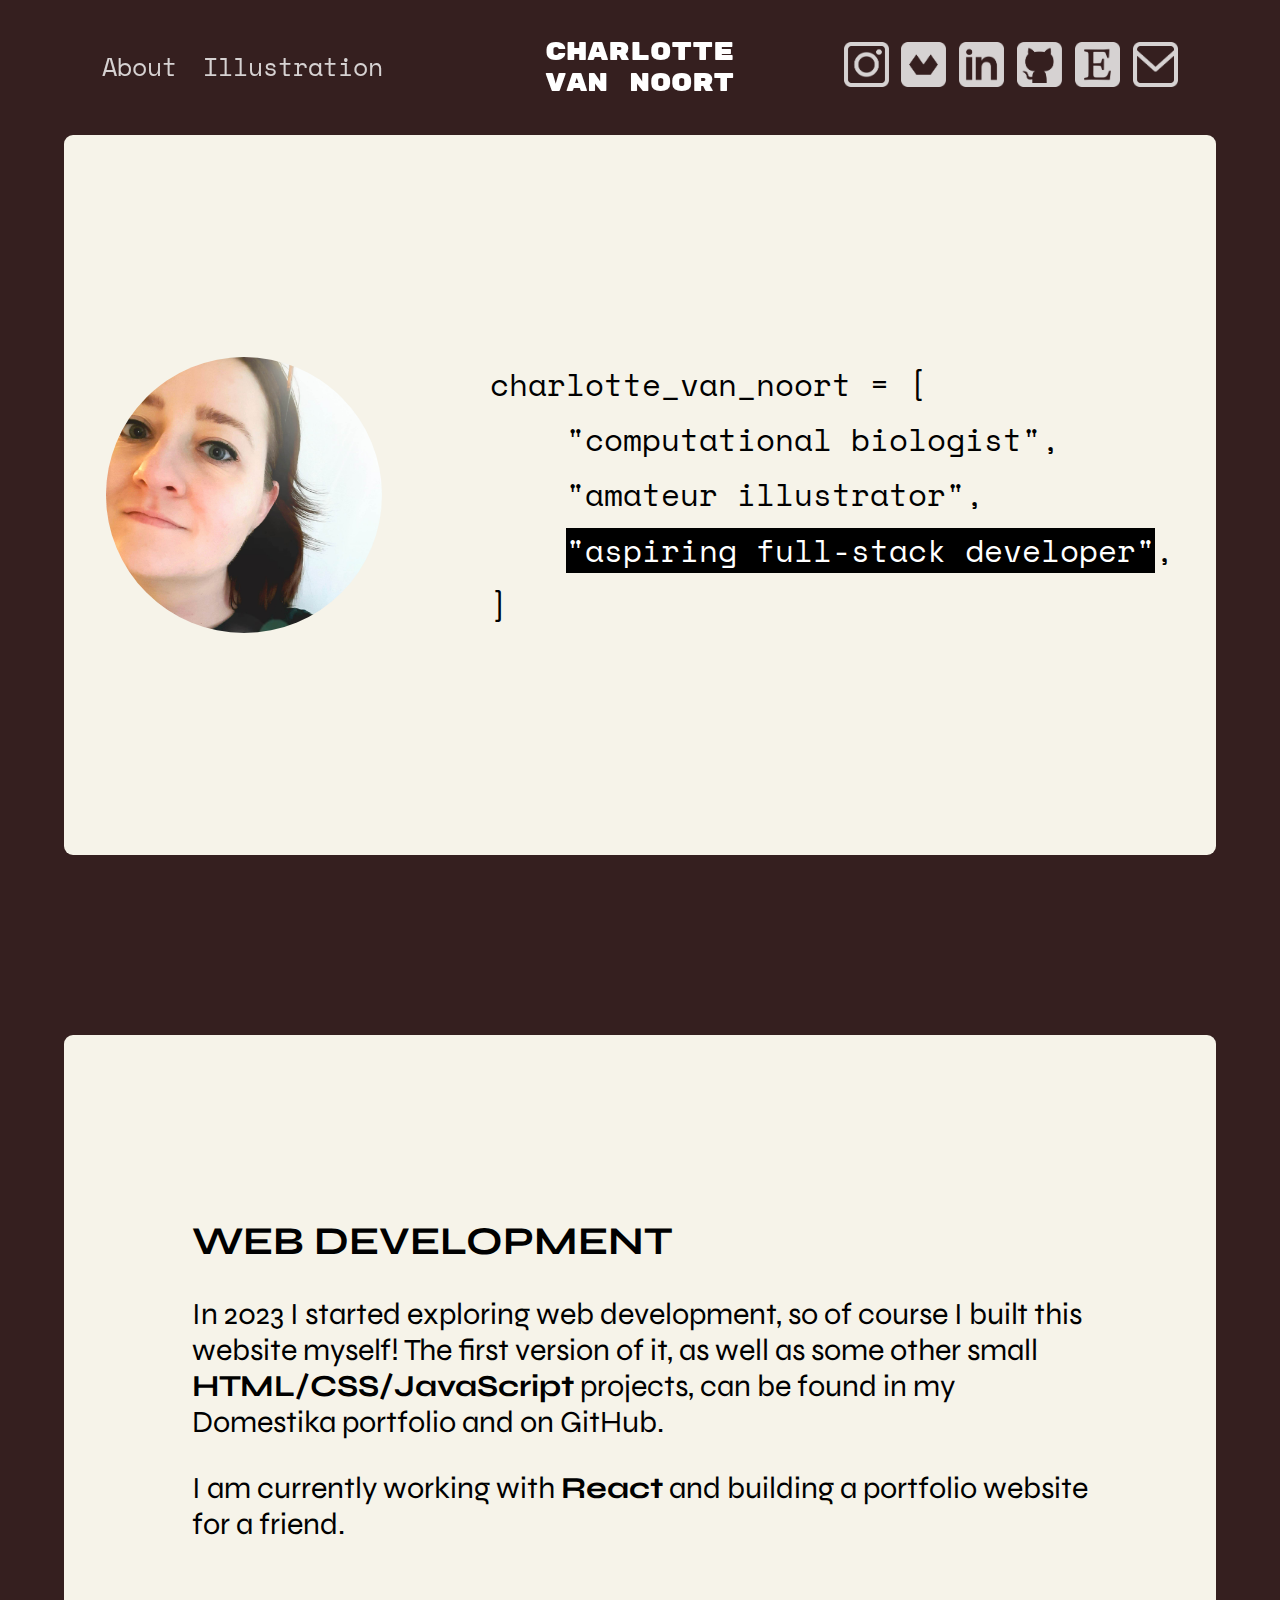
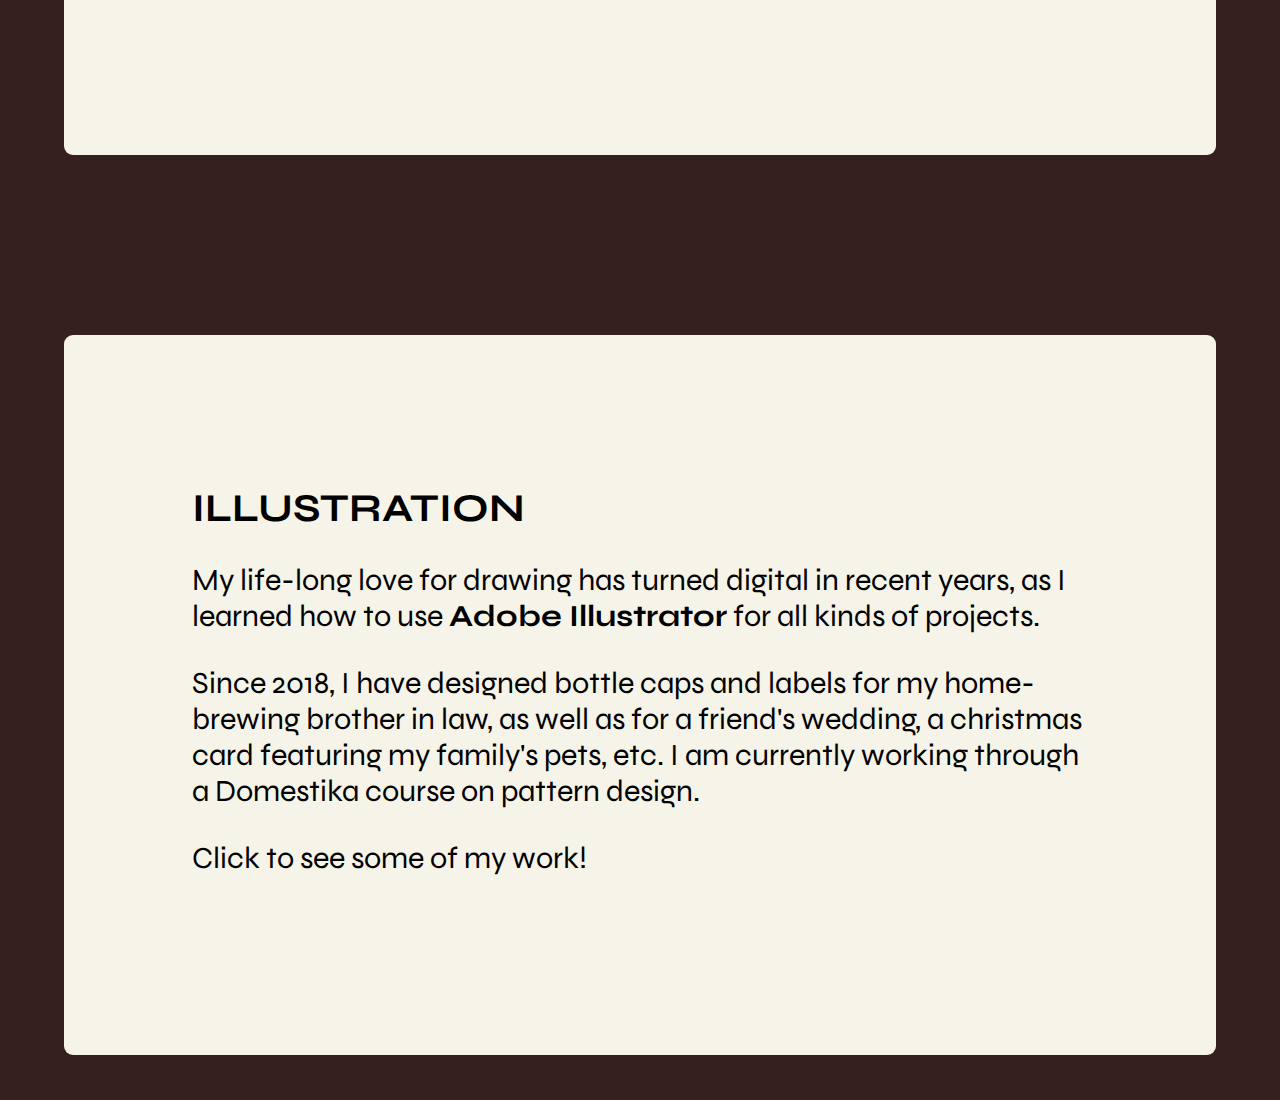
<file: src/index.html>
<!DOCTYPE html>
<html lang="en">

<head>
    <title>Charlotte van Noort</title>
    <link rel="preconnect" href="https://fonts.googleapis.com">
    <link rel="preconnect" href="https://fonts.gstatic.com" crossorigin>
    <link href="https://fonts.googleapis.com/css2?family=Rubik+Mono+One&display=swap" rel="stylesheet">
    <link href="https://fonts.googleapis.com/css2?family=Space+Mono&family=Syne:wght@400;700&display=swap" rel="stylesheet">
    <link rel="stylesheet" href="css/style.css">
    <meta name="viewport" content="width=device-width, initial-scale=1">
    <meta property="og:title" content="Charlotte van Noort">
    <meta property="og:type" content="website">
    <meta property="og:image" content="images/PFP202404_cropped.jpg">
    <meta property=”og:url” content=”https://charlottevannoort.com”>
    <meta property="og:description" content="Computational biologist, aspiring full-stack developer.">
    <meta property="og:site_name" content="Charlotte van Noort">
</head>

<body>

    <nav id="nav-bar">
        <ul class="nav-info" id="nav-info">
            <li><a href="index.html">About</a></li>
            <li><a href="illustration.html">Illustration</a></li>
        </ul>
        <div id="nav-name">CHARLOTTE<br>VAN NOORT</div>
        <ul class="nav-contact">
            <li><a href="https://www.instagram.com/charlottetriesart" target="_blank">
                <img src="images/icon_ig.png" alt="Instagram"></a></li>
            <li><a href="https://www.domestika.org/cvannoort/portfolio" target="_blank">
                <img src="images/icon_domestika.png" alt="Domestika"></a></li>
            <li><a href="https://www.linkedin.com/in/cvannoort" target="_blank">
                <img src="images/icon_linkedin.png" alt="LinkedIn"></a></li>
            <li><a href="https://github.com/cvnoort?tab=repositories" target="_blank">
                <img src="images/icon_github.png" alt="GitHub"></a></li>
            <li><a href="https://www.etsy.com/shop/charlottetriesart" target="_blank">
                <img src="images/icon_etsy.png" alt="Etsy"></a></li>
            <li><a href="mailto:cvannoort@live.nl">
                <img src="images/icon_email.png" alt="e-mail"></a></li>
        </ul>
        <div id="nav-dropdown">...</div>
    </nav>

    <section class="about" id="intro">
        <img src="images/PFP202404_cropped.jpg" alt="Charlotte van Noort" id="head-shot">
        <article class="description-left">
            <p>
                charlotte_van_noort = [<br> 
                &nbsp;&nbsp;&nbsp;&nbsp;"computational biologist",<br> 
                &nbsp;&nbsp;&nbsp;&nbsp;"amateur illustrator",<br> 
                &nbsp;&nbsp;&nbsp;&nbsp;<span class="highlight">"aspiring full-stack developer"</span>,<br> 
                ]
            </p>
        </article>
    </section>

    <section class="about" id="web-dev">
        <article class="description-full">
            <h2>Web Development</h2>
            <p>
                In 2023 I started exploring web development, 
                so of course I built this website myself! 
                The first version of it, as well as some other 
                small <strong>HTML/CSS/JavaScript</strong> projects, can be found in my 
                <a href="https://www.domestika.org/cvannoort/portfolio" target="_blank">Domestika portfolio</a> 
                and on <a href="https://github.com/cvnoort?tab=repositories" target="_blank">GitHub</a>.
            </p>
            <p>
                I am currently working with <strong>React</strong> 
                and building a portfolio website for a friend.
            </p>
        </article>
    </section>

    <a href="illustration.html">
    <section class="about" id="illustration">
        <article class="description-full">
            <h2>Illustration</h2>
            <p>
                My life-long love for drawing has turned digital in recent years, 
                as I learned how to use <strong>Adobe Illustrator</strong> for all kinds of projects. 
            </p>
            <p>
                Since 2018, I have designed bottle caps and labels 
                for my home-brewing brother in law, as well as for a friend's wedding, 
                a christmas card featuring my family's pets, etc. 
                I am currently working through a Domestika course on pattern design.
            </p>
            <p>
                Click to see some of my work!
            </p>
        </article>
    </section>
    </a>

<script src="js/index.js"></script>

</body>

</html>
</file>
<file: src/css/style.css>
* {
    box-sizing: border-box;
}

html, body {
    --gutter: 3.125vw 6.25vw;
    --blue: #99acff;
    --beige: #e1d7b7;

    margin: 0;
    padding: 0;
    background: #351F1F;
    color: #000000;
    font-size: 30px;
    font-family: 'Syne', sans-serif;

    scroll-snap-type: y mandatory;
    scroll-padding: 5vh;
}

h1 {
    margin: 0;
    font-size: 8.8vh;
}

h2 {
    margin: 0;
    font-size: 4.4vh;
    text-transform: uppercase;
}

p {
    font-size: 3.4vh;
}

a {
    color: inherit;
    text-decoration: none;
}

section {
    margin: 0vh 5vw 20vh 5vw;
    height: 80vh;
    width: 90vw;
    border-radius: 1vh;
    background: #F6F3E9;

    position: relative;
    top: 15vh;
    z-index: 2;
    scroll-snap-align: end;

    display: flex;
    flex-direction: row;
    align-items: center;
    justify-content: center;
    gap: 4vh;
}

section article {
    margin: 4vh;
}

section article.description-left {
    width: 24vw;
    text-align: left;
}

section article.description-right {
    width: 24vw;
    text-align: right;
}

section article.description-full {
    width: 70vw;
    text-align: left;
}

section.about#intro article {
    width: auto;
    font-family: 'Space Mono', monospace;
    line-height: 1.8;
}

section.about#intro article span.highlight {
    background-color: #000000;
    color: #FFFFFF;
}

section.project img {
    width: 22vw;
}

#head-shot {
    margin: 4vh;
    width: 24%;
    border-radius: 50%;
}

#etsy-detail {
    color: #7BA4DB;
    font-weight: normal;
}

/* Navigation */

nav {
    width: 84vw;
    height: 15vh;
    top: 0;
    left: 0;
    margin-left: 8vw;
    margin-right: 8vw;
    color: #FFFFFF;
    font-size: 2.8vh;

    position: fixed;
    z-index: 1;

    display: flex;
    justify-content: space-between;
}

nav ul {
    height: 100%;
    width: 40%;
    margin: 0;
    padding: 0;

    display: flex;
    align-items: center;
}

nav ul li {
    list-style: none;
    line-height: 1;
    opacity: 0.8;
}

nav ul li:hover {
    opacity: 1;
}

nav ul.nav-info {
    justify-content: left;
    gap: 2vw;
}

nav ul.nav-contact {
    justify-content: right;
    gap: 1vw;
}

nav ul li a {
    font-family: 'Space Mono', monospace;
}

nav ul li img {
    height: 5vh;
    width: 5vh;
}

#nav-name {
    margin: auto;
    width: 20%;

    font-family: "Rubik Mono One", monospace;
    font-weight: 400;
    font-style: normal;
    font-size: 2.8vh;
    text-align: center;
}

#nav-dropdown {
    margin: auto;
    margin-right: 0;
    display: none;
    cursor: pointer;

    font-family: "Rubik Mono One", monospace;
    font-weight: 400;
    font-style: normal;
    font-size: 2.8vh;
}

/* Responsive */

@media only screen and (max-width: 768px) {
    html, body {
        --border-radius: 20px;
        --gutter: 6.25vw;
        font-size: 18px;
    }

    h1 {
        font-size: 30px;
    }

    h2 {
        font-size: 3.8vh;
    }

    p {
        font-size: 2vh;
    }

   nav ul.nav-info {
        width: 80%;
        font-size: 2vh;
        display: none;
        gap: 8vw;
    }

    nav ul.nav-contact {
        display: none;
    }

    #nav-name {
        margin-left: 0;
        width: auto;
    }

    #nav-dropdown {
        display: inline-block;
    }

    section {
        flex-wrap: wrap;
        align-content: center;
        gap: 2%;
    }

    section.about article {
        width: 80%;
    }

    section.project article {
        width: 80%;
        text-align: center;
        order: 2;
    }

    section.project img {
        width: 40%;
        order: 1;
    }

    #head-shot {
        width: 48%;
    }
}
</file>
